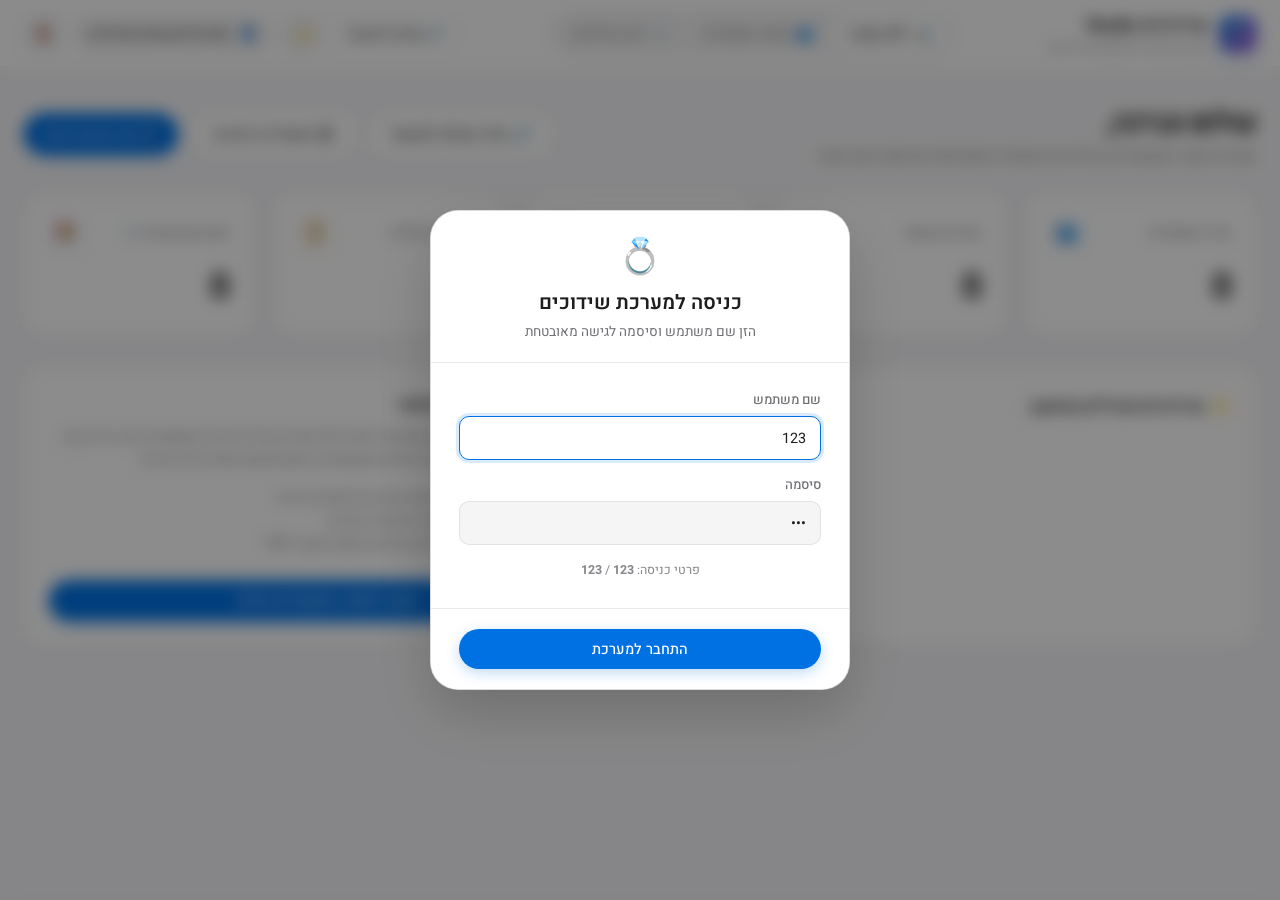
<file: static/index.html>
<!DOCTYPE html>
<html lang="he" dir="rtl">
<head>
  <meta charset="UTF-8">
  <meta name="viewport" content="width=device-width, initial-scale=1.0">
  <title>שידוכים Studio - מאגר שידוכים והתאמות יוקרתי</title>
  
  <!-- Fonts & Styles -->
  <link rel="preconnect" href="https://fonts.googleapis.com">
  <link rel="preconnect" href="https://fonts.gstatic.com" crossorigin>
  <link href="https://fonts.googleapis.com/css2?family=Heebo:wght@300;400;500;600;700;800&display=swap" rel="stylesheet">
  
  <link rel="stylesheet" href="css/apple-theme.css?v=2">
  <link rel="stylesheet" href="css/animations.css?v=2">
  <link rel="icon" href="data:image/svg+xml,<svg xmlns=%22http://www.w3.org/2000/svg%22 viewBox=%220 0 100 100%22><text y=%22.9em%22 font-size=%2290%22>💍</text></svg>">
</head>
<body>

  <!-- Apple Frosted Glass Header -->
  <header class="apple-header">
    <div class="header-container">
      <div class="brand" onclick="window.app.navigate('dashboard')">
        <div class="brand-icon">💍</div>
        <div>
          <div>שידוכים Studio</div>
          <div class="brand-subtitle">מערכת מאגר והתאמות פרימיום</div>
        </div>
      </div>

      <!-- Segmented Navigation Tabs -->
      <nav class="nav-tabs">
        <button class="nav-tab-btn active" data-view="dashboard">
          <span>📊</span>
          <span>לוח בקרה</span>
        </button>
        <button class="nav-tab-btn" data-view="candidates">
          <span>👥</span>
          <span>מאגר מועמדים</span>
        </button>
        <button class="nav-tab-btn" data-view="matches">
          <span>💍</span>
          <span>לוח שידוכים</span>
        </button>
      </nav>

      <!-- Right Actions -->
      <div class="header-actions">
        <button class="btn-apple btn-secondary btn-sm" onclick="window.openShareLinkModal()" title="קישור שאלון למועמדים">
          🔗 שאלון למועמד
        </button>
        <button id="themeToggleBtn" class="icon-btn" title="החלף מצב בהיר/כהה">
          🌙
        </button>
        <div class="user-profile-badge">
          <span>👤</span>
          <span id="userBadgeName">יצחק וליאן בטיטו שידוכים</span>
        </div>
        <button id="logoutBtn" class="icon-btn" title="התנתק" style="color: var(--accent-red);">
          🚪
        </button>
      </div>
    </div>
  </header>

  <!-- Main App Content -->
  <main class="main-wrapper">

    <!-- ============================================== -->
    <!-- SECTION 1: DASHBOARD -->
    <!-- ============================================== -->
    <section id="section-dashboard" class="app-section animate-fade-in">
      <!-- Fast Actions Top Bar -->
      <div style="display: flex; justify-content: space-between; align-items: center; margin-bottom: 1.75rem; flex-wrap: wrap; gap: 1rem;">
        <div>
          <h1 style="font-size: 1.85rem; font-weight: 700; letter-spacing: -0.02em;">שלום וברכה,</h1>
          <p style="color: var(--text-secondary); font-size: 0.95rem;">סקירת מאגר המועמדים, שידוכים בפעולה והתקדמות פגישות בזמן אמת</p>
        </div>
        <div style="display: flex; gap: 0.75rem; flex-wrap: wrap;">
          <button class="btn-apple btn-secondary" onclick="window.openShareLinkModal()">
            🔗 שלח שאלון למועמד
          </button>
          <button class="btn-apple btn-secondary" onclick="window.candidates.openAddModal()">
            ➕ מועמד/ת חדש/ה
          </button>
          <button class="btn-apple btn-primary" onclick="window.matches.openNewMatchModal()">
            💍 צור שידוך חדש
          </button>
        </div>
      </div>

      <!-- Stat Cards Grid -->
      <div class="stats-grid">
        <div class="stat-card">
          <div class="stat-header">
            <span class="stat-title">סה״כ מועמדים</span>
            <div class="stat-icon" style="background: rgba(0, 113, 227, 0.1); color: var(--accent-blue);">👥</div>
          </div>
          <div class="stat-value" id="statTotalCandidates">0</div>
        </div>

        <div class="stat-card">
          <div class="stat-header">
            <span class="stat-title">בחורים במאגר</span>
            <div class="stat-icon" style="background: rgba(41, 151, 255, 0.1); color: #0071e3;">👨</div>
          </div>
          <div class="stat-value" id="statBoysCount">0</div>
        </div>

        <div class="stat-card">
          <div class="stat-header">
            <span class="stat-title">בחורות במאגר</span>
            <div class="stat-icon" style="background: rgba(255, 45, 85, 0.1); color: var(--accent-pink);">👩</div>
          </div>
          <div class="stat-value" id="statGirlsCount">0</div>
        </div>

        <div class="stat-card">
          <div class="stat-header">
            <span class="stat-title">שידוכים בתהליך</span>
            <div class="stat-icon" style="background: rgba(255, 149, 0, 0.1); color: var(--accent-orange);">⏳</div>
          </div>
          <div class="stat-value" id="statActiveMatches">0</div>
        </div>

        <div class="stat-card">
          <div class="stat-header">
            <span class="stat-title">זוגות שהתארסו 💍</span>
            <div class="stat-icon" style="background: rgba(175, 82, 222, 0.1); color: var(--accent-purple);">💐</div>
          </div>
          <div class="stat-value" id="statEngagedMatches">0</div>
        </div>
      </div>

      <!-- Dashboard Quick Access -->
      <div style="display: grid; grid-template-columns: repeat(auto-fit, minmax(340px, 1fr)); gap: 1.5rem; margin-top: 2rem;">
        <div style="background: var(--bg-card); border: 1px solid var(--border-light); border-radius: var(--radius-lg); padding: 1.5rem; box-shadow: var(--shadow-sm);">
          <div style="display: flex; justify-content: space-between; align-items: center; margin-bottom: 1.25rem;">
            <h3 style="font-size: 1.1rem; font-weight: 600;">✨ שידוכים פעילים במעקב</h3>
            <button class="btn-apple btn-secondary btn-sm" onclick="window.app.navigate('matches')">
              לכל השידוכים ←
            </button>
          </div>
          <div id="dashboardRecentMatches" style="display: flex; flex-direction: column; gap: 0.75rem;">
            <!-- Loaded dynamically -->
          </div>
        </div>

        <div style="background: var(--bg-card); border: 1px solid var(--border-light); border-radius: var(--radius-lg); padding: 1.5rem; box-shadow: var(--shadow-sm); display: flex; flex-direction: column; justify-content: space-between;">
          <div>
            <h3 style="font-size: 1.1rem; font-weight: 600; margin-bottom: 0.5rem;">💡 עקרונות ומאפייני המאגר</h3>
            <p style="color: var(--text-secondary); font-size: 0.88rem; line-height: 1.6; margin-bottom: 1rem;">
              מאגר שידוכים ייעודי ומאובטח המאפשר תיעוד מלא ומדויק של כל פרטי המועמדים: עדה, גיל, גובה, השקפה, שירות, ישיבה, שאיפות רוחניות ומקצועיות, ויומן פגישות מפורט לכל שידוך.
            </p>
            <ul style="color: var(--text-secondary); font-size: 0.85rem; padding-right: 1.2rem; line-height: 1.7;">
              <li>🔒 הערות שדכן פנימיות חסויות שאינן מודפסות בכרטיס</li>
              <li>☕ מעקב כרונולוגי אחרי שלבי פגישות ורשמים</li>
              <li>🖨️ ייצוא והדפסה נקייה כרטיס שידוכים מעוצב לקבצי PDF</li>
            </ul>
          </div>
          <div style="margin-top: 1.5rem;">
            <button class="btn-apple btn-primary" style="width: 100%;" onclick="window.app.navigate('candidates')">
              מעבר למאגר המועמדים המלא
            </button>
          </div>
        </div>
      </div>
    </section>

    <!-- ============================================== -->
    <!-- SECTION 2: CANDIDATES DIRECTORY -->
    <!-- ============================================== -->
    <section id="section-candidates" class="app-section animate-fade-in" style="display: none;">
      <!-- Filter Bar -->
      <div class="filter-bar">
        <div class="filter-row">
          <!-- Gender segmented control -->
          <div class="segmented-control">
            <button class="segmented-option gender-segment-btn active" data-gender="" onclick="window.candidates.setGenderFilter('')">
              הכל
            </button>
            <button class="segmented-option gender-segment-btn" data-gender="boy" onclick="window.candidates.setGenderFilter('boy')">
              👨 בחורים
            </button>
            <button class="segmented-option gender-segment-btn" data-gender="girl" onclick="window.candidates.setGenderFilter('girl')">
              👩 בחורות
            </button>
          </div>

          <!-- Search Box -->
          <div class="search-box">
            <span class="search-icon">🔍</span>
            <input type="text" id="candidateSearchInput" placeholder="חיפוש לפי שם, עיר, עדה, עיסוק, אופי...">
          </div>

          <!-- Hashkafa Filter -->
          <select id="filterHashkafa" class="select-apple">
            <option value="">כל ההשקפות</option>
            <option value="חרדי">חרדי</option>
            <option value="ליטאי">ליטאי</option>
            <option value="ספרדי">ספרדי</option>
            <option value="חסידי">חסידי</option>
            <option value="חרדי מודרני">חרדי מודרני</option>
            <option value="דתי לאומי">דתי לאומי תורני</option>
          </select>

          <!-- Status Filter -->
          <select id="filterStatus" class="select-apple">
            <option value="">כל הסטטוסים</option>
            <option value="available">פנוי/ה להצעות</option>
            <option value="dating">בתהליך שידוך</option>
            <option value="paused">בהקפאה</option>
            <option value="engaged">מאורס/ת 💍</option>
          </select>

          <!-- Add & Share Buttons -->
          <div style="display: flex; gap: 0.5rem; margin-right: auto; flex-wrap: wrap;">
            <button class="btn-apple btn-secondary" onclick="window.openShareLinkModal()">
              🔗 שאלון למועמד
            </button>
            <button class="btn-apple btn-primary" onclick="window.candidates.openAddModal()">
              ➕ הוסף מועמד/ת
            </button>
          </div>
        </div>
      </div>

      <!-- Candidate Grid -->
      <div id="candidatesGrid" class="candidate-grid">
        <!-- Rendered dynamically -->
      </div>

      <!-- Empty State -->
      <div id="candidatesEmptyState" style="display: none; text-align: center; padding: 4rem 1.5rem;">
        <div style="font-size: 3rem; margin-bottom: 0.5rem;">🔍</div>
        <h3 style="font-size: 1.25rem; font-weight: 600; margin-bottom: 0.5rem;">לא נמצאו מועמדים התואמים לחיפוש</h3>
        <p style="color: var(--text-secondary); font-size: 0.9rem; margin-bottom: 1.5rem;">נסה לשנות את מילות החיפוש או לאפס את הסינונים</p>
        <button class="btn-apple btn-secondary" onclick="document.getElementById('candidateSearchInput').value=''; window.candidates.setSearchQuery('');">
          אפס סינונים
        </button>
      </div>
    </section>

    <!-- ============================================== -->
    <!-- SECTION 3: MATCHMAKING PIPELINE -->
    <!-- ============================================== -->
    <section id="section-matches" class="app-section animate-fade-in" style="display: none;">
      <div style="display: flex; justify-content: space-between; align-items: center; margin-bottom: 1.75rem; flex-wrap: wrap; gap: 1rem;">
        <div>
          <h1 style="font-size: 1.85rem; font-weight: 700; letter-spacing: -0.02em;">לוח מעקב שידוכים</h1>
          <p style="color: var(--text-secondary); font-size: 0.95rem;">מעקב צעד-אחר-צעד: מרעיון ראשוני, מענה צדדים, פגישות ועד לאירוסין</p>
        </div>
        <button class="btn-apple btn-primary" onclick="window.matches.openNewMatchModal()">
          💍 צור שידוך חדש
        </button>
      </div>

      <!-- Pipeline Kanban Board -->
      <div id="pipelineBoard" class="pipeline-container">
        <!-- Rendered dynamically -->
      </div>
    </section>

  </main>

  <!-- ============================================== -->
  <!-- MODALS -->
  <!-- ============================================== -->

  <!-- 1. Login Modal -->
  <div id="loginModal" class="modal-overlay">
    <div class="modal-content" style="max-width: 420px;">
      <div class="modal-header" style="justify-content: center; text-align: center;">
        <div>
          <div style="font-size: 2.2rem; margin-bottom: 0.25rem;">💍</div>
          <h2 class="modal-title">כניסה למערכת שידוכים</h2>
          <p style="font-size: 0.85rem; color: var(--text-secondary); margin-top: 4px;">הזן שם משתמש וסיסמה לגישה מאובטחת</p>
        </div>
      </div>
      <form id="loginForm">
        <div class="modal-body" style="gap: 1rem;">
          <div id="loginError" style="display: none; padding: 0.65rem; background: rgba(255, 59, 48, 0.1); color: var(--accent-red); border-radius: var(--radius-sm); font-size: 0.85rem; text-align: center;"></div>
          <div class="form-group">
            <label class="form-label">שם משתמש</label>
            <input type="text" id="loginUsername" class="form-input" placeholder="שם משתמש" required autocomplete="username" value="123">
          </div>
          <div class="form-group">
            <label class="form-label">סיסמה</label>
            <input type="password" id="loginPassword" class="form-input" placeholder="סיסמה" required autocomplete="current-password" value="123">
          </div>
          <div style="font-size: 0.78rem; color: var(--text-tertiary); text-align: center;">
            פרטי כניסה: <strong>123</strong> / <strong>123</strong>
          </div>
        </div>
        <div class="modal-footer" style="justify-content: stretch;">
          <button type="submit" class="btn-apple btn-primary" style="width: 100%;">
            התחבר למערכת
          </button>
        </div>
      </form>
    </div>
  </div>

  <!-- 2. Candidate Full Profile Modal -->
  <div id="candidateProfileModal" class="modal-overlay">
    <div class="modal-content" style="max-width: 900px;">
      <div class="modal-header">
        <h3 class="modal-title">כרטיס מועמד מפורט</h3>
        <button class="icon-btn" onclick="window.candidates.closeProfileModal()" title="סגור">✕</button>
      </div>
      <div id="candidateProfileModalBody" class="modal-body">
        <!-- Rendered dynamically -->
      </div>
      <div class="modal-footer">
        <button class="btn-apple btn-secondary" onclick="window.candidates.closeProfileModal()">סגור</button>
      </div>
    </div>
  </div>

  <!-- 3. Candidate Add/Edit Form Modal -->
  <div id="candidateFormModal" class="modal-overlay">
    <div class="modal-content" style="max-width: 820px;">
      <div class="modal-header">
        <h3 id="candidateFormModalTitle" class="modal-title">הוספת מועמד/ת</h3>
        <button class="icon-btn" onclick="window.candidates.closeFormModal()" title="סגור">✕</button>
      </div>
      <form id="candidateForm">
        <input type="hidden" id="cand_id">
        <div class="modal-body">
          
          <!-- קבוצה 1: פרטי יסוד -->
          <div class="form-section-title">
            <span>👤 פרטי יסוד ומגורים</span>
          </div>
          <div class="form-grid">
            <div class="form-group">
              <label class="form-label">שם מלא *</label>
              <input type="text" id="cand_name" class="form-input" placeholder="למשל: אור החיים כהן" required>
            </div>
            <div class="form-group">
              <label class="form-label">מגדר *</label>
              <select id="cand_gender" class="form-select" required>
                <option value="boy">בחור 👨</option>
                <option value="girl">בחורה 👩</option>
              </select>
            </div>
            <div class="form-group">
              <label class="form-label">גיל</label>
              <input type="number" id="cand_age" class="form-input" placeholder="למשל: 22" min="17" max="99">
            </div>
            <div class="form-group">
              <label class="form-label">תאריך לידה (אופציונלי)</label>
              <input type="date" id="cand_birth_date" class="form-input">
            </div>
            <div class="form-group">
              <label class="form-label">עדה</label>
              <input type="text" id="cand_origin" class="form-input" placeholder="למשל: מרוקאי ועיראקי, אשכנזי...">
            </div>
            <div class="form-group">
              <label class="form-label">גובה (מטרים)</label>
              <input type="number" step="0.01" id="cand_height" class="form-input" placeholder="למשל: 1.72">
            </div>
            <div class="form-group">
              <label class="form-label">מבנה כללי</label>
              <input type="text" id="cand_build" class="form-input" placeholder="רגיל, רזה, ספורטיבי...">
            </div>
            <div class="form-group">
              <label class="form-label">מצב משפחתי</label>
              <select id="cand_marital_status" class="form-select">
                <option value="רווק/ה">רווק/ה</option>
                <option value="גרוש/ה">גרוש/ה</option>
                <option value="אלמן/ה">אלמן/ה</option>
              </select>
            </div>
            <div class="form-group">
              <label class="form-label">מקום מגורים (עיר/יישוב)</label>
              <input type="text" id="cand_city" class="form-input" placeholder="למשל: גני תקווה, ירושלים...">
            </div>
            <div class="form-group">
              <label class="form-label">סטטוס זמינות לשידוכים</label>
              <select id="cand_status" class="form-select">
                <option value="available">פנוי/ה להצעות</option>
                <option value="dating">בתהליך שידוך</option>
                <option value="paused">בהקפאה</option>
                <option value="engaged">מאורס/ת 💍</option>
              </select>
            </div>
          </div>

          <!-- קבוצה 2: השקפה ואורח חיים -->
          <div class="form-section-title" style="margin-top: 1rem;">
            <span>🕊️ השקפה דתית ואורח חיים</span>
          </div>
          <div class="form-grid">
            <div class="form-group">
              <label class="form-label">השקפה</label>
              <input type="text" id="cand_hashkafa" class="form-input" placeholder="חרדי, ליטאי, ספרדי, חרדי מודרני...">
            </div>
            <div class="form-group">
              <label class="form-label">שומר/ת נגיעה</label>
              <select id="cand_shomer_negiah" class="form-select">
                <option value="כן">כן</option>
                <option value="משתדל/ת">משתדל/ת</option>
                <option value="לא">לא</option>
              </select>
            </div>
            <div class="form-group">
              <label class="form-label">מעשן/ת</label>
              <select id="cand_smoker" class="form-select">
                <option value="לא">לא</option>
                <option value="כן">כן</option>
                <option value="באירועים בלבד">באירועים בלבד</option>
              </select>
            </div>
            <div class="form-group">
              <label class="form-label">סוג טלפון</label>
              <select id="cand_phone_type" class="form-select">
                <option value="כשר">כשר</option>
                <option value="מסונן">מסונן</option>
                <option value="חכם">חכם</option>
              </select>
            </div>
          </div>

          <!-- קבוצה 3: שירות, עיסוק ומשפחה -->
          <div class="form-section-title" style="margin-top: 1rem;">
            <span>🎓 לימודים, שירות ומשפחה</span>
          </div>
          <div class="form-grid">
            <div class="form-group">
              <label class="form-label">שירות צבאי / לאומי / ישיבה</label>
              <input type="text" id="cand_military_service" class="form-input" placeholder="ישיבה 6 שנים, שירות לאומי, פטור...">
            </div>
            <div class="form-group">
              <label class="form-label">עיסוק נוכחי ושאיפה לעתיד</label>
              <input type="text" id="cand_occupation" class="form-input" placeholder="ישיבה, שואף לאברכות עם ראש פתוח לעבודה...">
            </div>
            <div class="form-group full-width">
              <label class="form-label">תאר/י בקווים כלליים את משפחתך</label>
              <input type="text" id="cand_family_description" class="form-input" placeholder="משפחה דתית חמה ואוהבת, ערכים טובים...">
            </div>
          </div>

          <!-- קבוצה 4: עולם פנימי ושאיפות -->
          <div class="form-section-title" style="margin-top: 1rem;">
            <span>🌟 עולם פנימי וחיפוש זוגיות</span>
          </div>
          <div class="form-grid">
            <div class="form-group full-width">
              <label class="form-label">קצת עלי (אופי, מידות, ערכים)</label>
              <textarea id="cand_about_me" class="form-textarea" placeholder="ספר על עצמך, תכונות אופי, שאיפות רוחניות ואישיות..."></textarea>
            </div>
            <div class="form-group full-width">
              <label class="form-label">מה אני מחפש/ת בבן/בת הזוג</label>
              <textarea id="cand_looking_for" class="form-textarea" placeholder="תכונות חשובות, יראת שמיים, מראה, כיוון משותף לחיים..."></textarea>
            </div>
          </div>

          <!-- קבוצה 5: אנשי קשר ובירורים -->
          <div class="form-section-title" style="margin-top: 1rem;">
            <span>📞 אנשי קשר, בירורים והערות שדכן</span>
          </div>
          <div class="form-grid">
            <div class="form-group">
              <label class="form-label">טלפון ליצירת קשר / הורים</label>
              <input type="text" id="cand_contact_phone" class="form-input" placeholder="050-1234567 (אבא)">
            </div>
            <div class="form-group">
              <label class="form-label">שמות ממליצים ורבנים לבירור</label>
              <input type="text" id="cand_referrals" class="form-input" placeholder="הרב כהן - 052-..., משגיח...">
            </div>
            <div class="form-group full-width">
              <label class="form-label" style="color: var(--accent-orange);">🔒 הערות פנימיות של השדכן (חסוי - אינו מודפס)</label>
              <textarea id="cand_internal_notes" class="form-textarea" style="border-color: rgba(255, 149, 0, 0.4);" placeholder="הערות דיסקרטיות, התאמות רעיוניות, תובנות אישיות..."></textarea>
            </div>
          </div>

        </div>
        <div class="modal-footer">
          <button type="button" class="btn-apple btn-secondary" onclick="window.candidates.closeFormModal()">ביטול</button>
          <button type="submit" class="btn-apple btn-primary">שמור מועמד</button>
        </div>
      </form>
    </div>
  </div>

  <!-- 4. New Match Modal -->
  <div id="newMatchModal" class="modal-overlay">
    <div class="modal-content" style="max-width: 580px;">
      <div class="modal-header">
        <h3 class="modal-title">💍 יצירת שידוך חדש</h3>
        <button class="icon-btn" onclick="window.matches.closeNewMatchModal()" title="סגור">✕</button>
      </div>
      <form id="newMatchForm">
        <div class="modal-body">
          <div class="form-group">
            <label class="form-label">בחר בחור 👨 *</label>
            <select id="matchBoySelect" class="form-select" required>
              <!-- Filled dynamically -->
            </select>
          </div>
          <div class="form-group">
            <label class="form-label">בחר בחורה 👩 *</label>
            <select id="matchGirlSelect" class="form-select" required>
              <!-- Filled dynamically -->
            </select>
          </div>
          <div class="form-group">
            <label class="form-label">הערות ראשוניות להצעה</label>
            <textarea id="matchInitialNotes" class="form-textarea" placeholder="מדוע נראה מתאים, נקודות חיבור, מי העלה את הרעיון..."></textarea>
          </div>
        </div>
        <div class="modal-footer">
          <button type="button" class="btn-apple btn-secondary" onclick="window.matches.closeNewMatchModal()">ביטול</button>
          <button type="submit" class="btn-apple btn-primary">צור שידוך</button>
        </div>
      </form>
    </div>
  </div>

  <!-- 5. Match Detail & Timeline Modal -->
  <div id="matchDetailModal" class="modal-overlay">
    <div class="modal-content" style="max-width: 760px;">
      <div class="modal-header">
        <h3 class="modal-title">מעקב שידוך ויומן פגישות</h3>
        <button class="icon-btn" onclick="window.matches.closeMatchModal()" title="סגור">✕</button>
      </div>
      <div id="matchDetailModalBody" class="modal-body">
        <!-- Rendered dynamically -->
      </div>
    </div>
  </div>

  <!-- 6. Share Link Modal -->
  <div id="shareLinkModal" class="modal-overlay" onclick="if(event.target === this) window.closeShareLinkModal()">
    <div class="modal-content" style="max-width: 560px;">
      <div class="modal-header">
        <h3 class="modal-title">🔗 שיתוף שאלון למועמד/ת</h3>
        <button class="icon-btn" onclick="window.closeShareLinkModal()" title="סגור">✕</button>
      </div>
      <div class="modal-body" style="gap: 1.25rem;">
        <p style="font-size: 0.92rem; color: var(--text-secondary); line-height: 1.55;">
          שלח קישור זה לכל בחור או בחורה. הם יוכלו למלא בדיסקרטיות את כל פרטיהם, וברגע שישלחו – הכרטיס שלהם ייקלט אוטומטית במאגר שלכם!
        </p>

        <div class="form-group">
          <label class="form-label">הקישור לשאלון האישי:</label>
          <div style="display: flex; gap: 0.5rem;">
            <input type="text" id="shareLinkInput" class="form-input" readonly style="direction: ltr; font-weight: 500; text-align: left; flex: 1;">
            <button class="btn-apple btn-primary" onclick="window.copyShareLink()">
              📋 העתק
            </button>
          </div>
        </div>

        <div style="display: flex; flex-direction: column; gap: 0.75rem; background: var(--bg-input); padding: 1.25rem; border-radius: var(--radius-md); border: 1px solid var(--border-light);">
          <div style="font-size: 0.88rem; font-weight: 600; color: var(--text-primary);">
            💬 שיתוף מהיר ישירות בוואטסאפ:
          </div>
          <button class="btn-apple btn-secondary" onclick="window.shareOnWhatsApp()" style="justify-content: center; gap: 0.5rem; background: #25D366; color: #fff; border: none; font-weight: 600; padding: 0.75rem;">
            <span style="font-size: 1.2rem;">💬</span> שליחה בוואטסאפ למועמד/ת
          </button>
        </div>
      </div>
      <div class="modal-footer">
        <button class="btn-apple btn-secondary" onclick="window.closeShareLinkModal()">סגור</button>
      </div>
    </div>
  </div>

  <!-- Scripts -->
  <script src="js/api.js?v=2"></script>
  <script src="js/auth.js?v=2"></script>
  <script src="js/candidates.js?v=2"></script>
  <script src="js/matches.js?v=2"></script>
  <script src="js/app.js?v=2"></script>
</body>
</html>
</file>
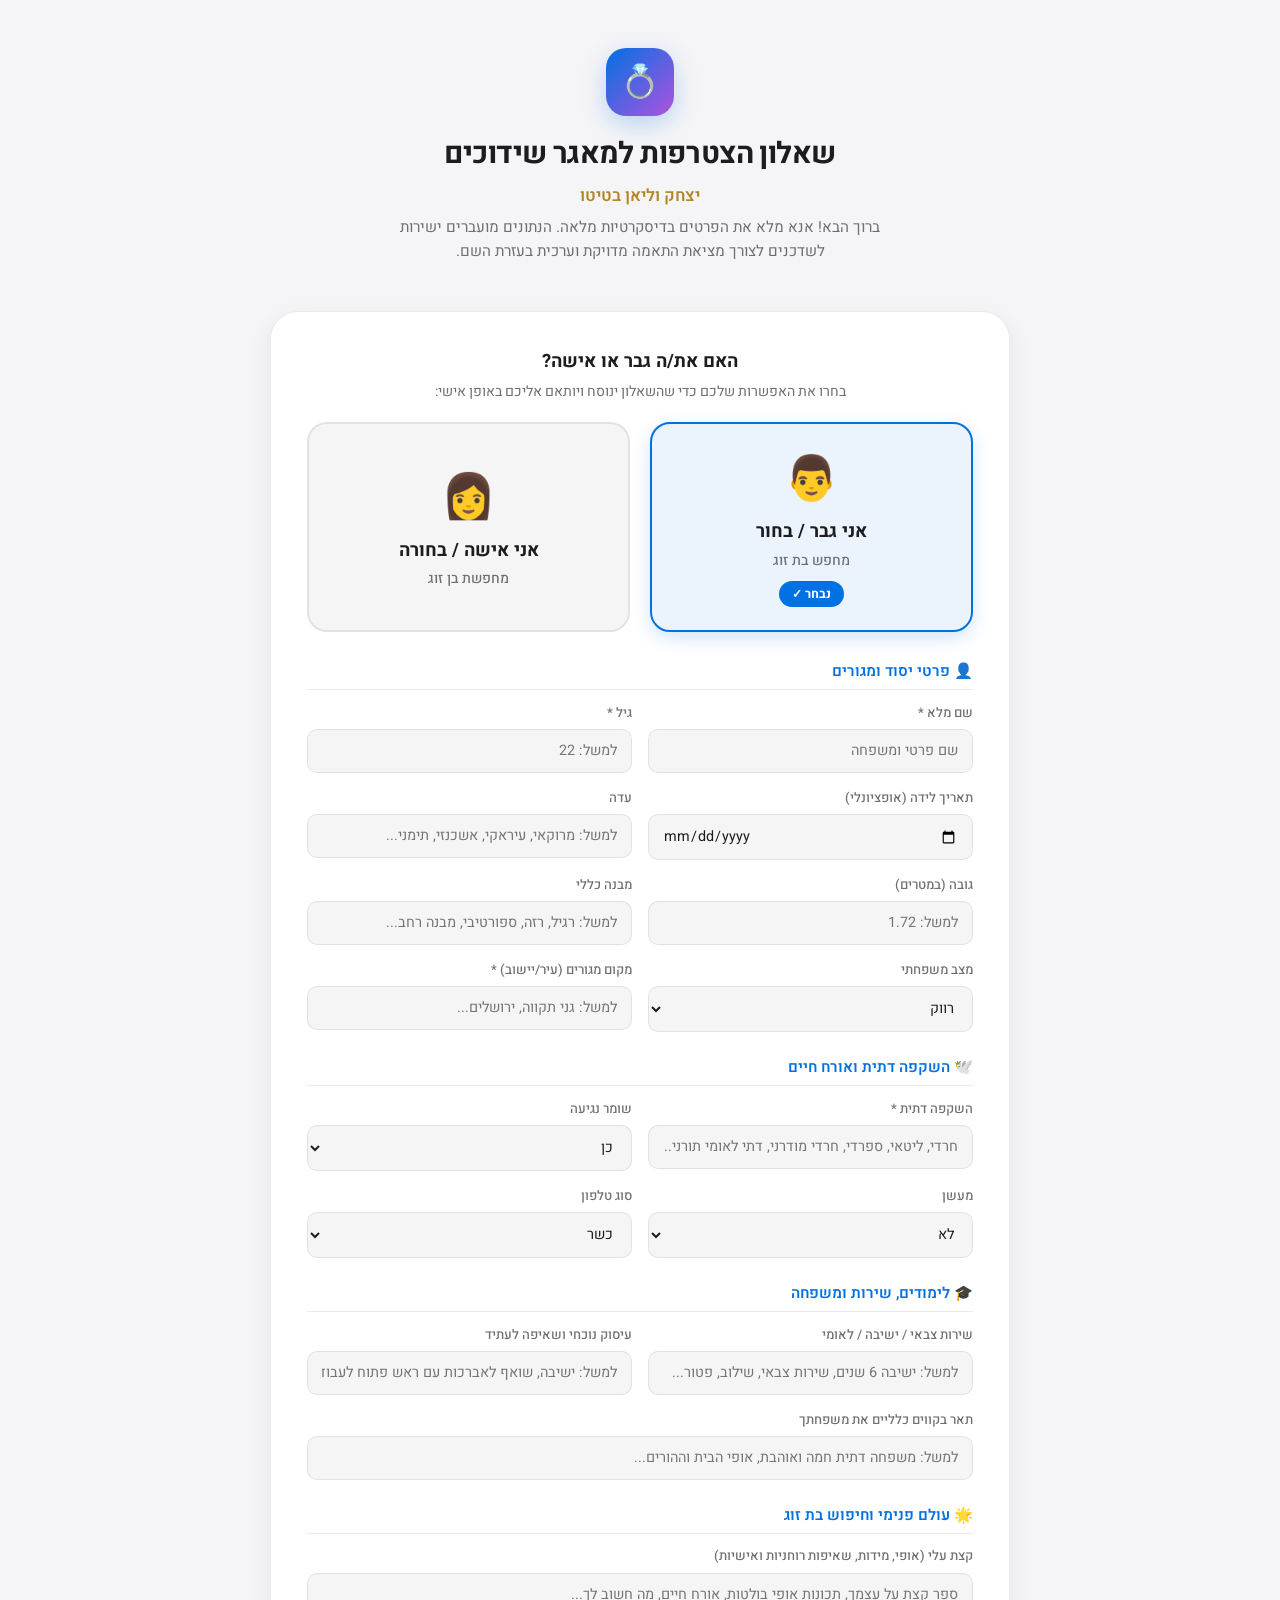
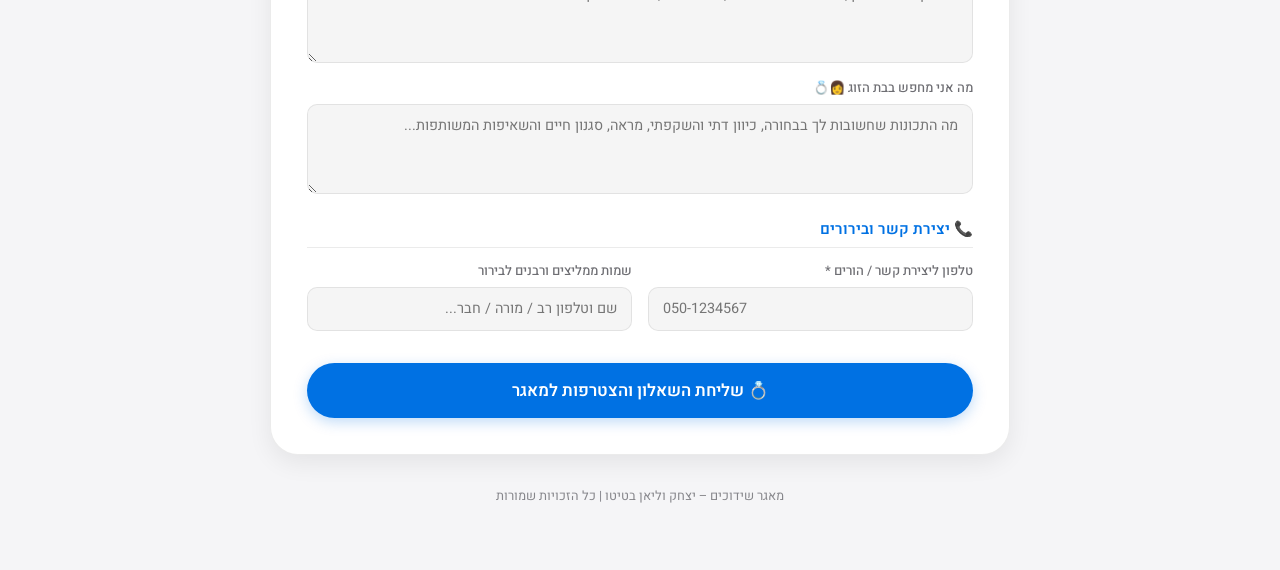
<file: static/join.html>
<!DOCTYPE html>
<html lang="he" dir="rtl">
<head>
  <meta charset="UTF-8">
  <meta name="viewport" content="width=device-width, initial-scale=1.0">
  <title>שאלון הצטרפות למאגר שידוכים – יצחק וליאן בטיטו</title>
  
  <!-- Fonts -->
  <link rel="preconnect" href="https://fonts.googleapis.com">
  <link rel="preconnect" href="https://fonts.gstatic.com" crossorigin>
  <link href="https://fonts.googleapis.com/css2?family=Heebo:wght@300;400;500;600;700;800&display=swap" rel="stylesheet">
  
  <link rel="stylesheet" href="css/apple-theme.css">
  <link rel="stylesheet" href="css/animations.css">
  <link rel="icon" href="data:image/svg+xml,<svg xmlns=%22http://www.w3.org/2000/svg%22 viewBox=%220 0 100 100%22><text y=%22.9em%22 font-size=%2290%22>💍</text></svg>">

  <style>
    body {
      background-color: var(--bg-primary);
      padding: 1.5rem 1rem 4rem 1rem;
    }
    .join-container {
      max-width: 740px;
      margin: 0 auto;
    }
    .join-card {
      background: var(--bg-secondary);
      border: 1px solid var(--border-light);
      border-radius: var(--radius-xl);
      box-shadow: var(--shadow-md);
      padding: 2.25rem;
      margin-top: 1.5rem;
    }
    @media (max-width: 600px) {
      .join-card {
        padding: 1.25rem;
        border-radius: var(--radius-lg);
      }
    }
    .gender-selector {
      display: grid;
      grid-template-columns: 1fr 1fr;
      gap: 1.25rem;
      margin-bottom: 1.75rem;
    }
    .gender-option {
      display: flex;
      flex-direction: column;
      align-items: center;
      justify-content: center;
      padding: 1.4rem 1rem;
      border-radius: var(--radius-lg);
      border: 2px solid var(--border-light);
      background: var(--bg-input);
      cursor: pointer;
      transition: all var(--transition-fast);
      user-select: none;
      position: relative;
    }
    .gender-option:hover {
      border-color: var(--border-strong);
      transform: translateY(-2px);
    }
    .gender-option.selected {
      border-color: var(--accent-blue);
      background: rgba(0, 113, 227, 0.08);
      box-shadow: 0 6px 18px rgba(0, 113, 227, 0.18);
    }
    .gender-option.selected.girl {
      border-color: var(--accent-pink);
      background: rgba(255, 45, 85, 0.08);
      box-shadow: 0 6px 18px rgba(255, 45, 85, 0.18);
    }
    .gender-icon {
      font-size: 2.75rem;
      margin-bottom: 0.35rem;
    }
    .gender-title {
      font-size: 1.15rem;
      font-weight: 700;
      color: var(--text-primary);
    }
    .gender-subtitle {
      font-size: 0.88rem;
      color: var(--text-secondary);
      margin-top: 0.25rem;
      font-weight: 500;
    }
    .gender-badge {
      display: none;
      font-size: 0.78rem;
      font-weight: 700;
      padding: 0.25rem 0.8rem;
      border-radius: 20px;
      margin-top: 0.6rem;
    }
    .gender-option.selected .gender-badge {
      display: inline-block;
      background: var(--accent-blue);
      color: #fff;
    }
    .gender-option.selected.girl .gender-badge {
      background: var(--accent-pink);
      color: #fff;
    }
  </style>
</head>
<body>

  <div class="join-container animate-fade-in">
    
    <!-- Header Hero -->
    <div style="text-align: center; padding: 1.5rem 0;">
      <div style="display: inline-flex; align-items: center; justify-content: center; width: 68px; height: 68px; border-radius: 20px; background: linear-gradient(135deg, #0071e3 0%, #af52de 100%); color: #fff; font-size: 2rem; margin-bottom: 1rem; box-shadow: 0 8px 24px rgba(0, 113, 227, 0.25);">
        💍
      </div>
      <h1 style="font-size: 1.85rem; font-weight: 700; letter-spacing: -0.02em; margin-bottom: 0.4rem;">
        שאלון הצטרפות למאגר שידוכים
      </h1>
      <p style="color: var(--accent-gold); font-weight: 600; font-size: 1.05rem; margin-bottom: 0.5rem;">
        יצחק וליאן בטיטו
      </p>
      <p id="headerIntroText" style="color: var(--text-secondary); font-size: 0.95rem; max-width: 540px; margin: 0 auto; line-height: 1.55;">
        ברוך הבא! אנא מלא את הפרטים בדיסקרטיות מלאה. הנתונים מועברים ישירות לשדכנים לצורך מציאת התאמה מדויקת וערכית בעזרת השם.
      </p>
    </div>

    <!-- Registration Form -->
    <div id="formSection" class="join-card">
      <form id="publicJoinForm">

        <!-- בחירת מגדר ברורה -->
        <div style="text-align: center; margin-bottom: 1.25rem;">
          <label class="form-label" style="font-size: 1.15rem; font-weight: 700; margin-bottom: 0.35rem; display: block; color: var(--text-primary);">
            האם את/ה גבר או אישה?
          </label>
          <p style="font-size: 0.88rem; color: var(--text-secondary); margin: 0;">
            בחרו את האפשרות שלכם כדי שהשאלון ינוסח ויותאם אליכם באופן אישי:
          </p>
        </div>

        <div class="gender-selector">
          <div id="genderBoyBtn" class="gender-option selected" onclick="selectGender('boy')">
            <span class="gender-icon">👨</span>
            <span class="gender-title">אני גבר / בחור</span>
            <span class="gender-subtitle">מחפש בת זוג</span>
            <span class="gender-badge">נבחר ✓</span>
          </div>
          <div id="genderGirlBtn" class="gender-option girl" onclick="selectGender('girl')">
            <span class="gender-icon">👩</span>
            <span class="gender-title">אני אישה / בחורה</span>
            <span class="gender-subtitle">מחפשת בן זוג</span>
            <span class="gender-badge">נבחר ✓</span>
          </div>
        </div>
        <input type="hidden" id="join_gender" value="boy">

        <!-- קבוצה 1: פרטי יסוד -->
        <div class="form-section-title">
          <span>👤 פרטי יסוד ומגורים</span>
        </div>
        <div class="form-grid">
          <div class="form-group">
            <label class="form-label">שם מלא *</label>
            <input type="text" id="join_name" class="form-input" placeholder="שם פרטי ומשפחה" required>
          </div>
          <div class="form-group">
            <label class="form-label">גיל *</label>
            <input type="number" id="join_age" class="form-input" placeholder="למשל: 22" min="17" max="99" required>
          </div>
          <div class="form-group">
            <label class="form-label">תאריך לידה (אופציונלי)</label>
            <input type="date" id="join_birth_date" class="form-input">
          </div>
          <div class="form-group">
            <label class="form-label">עדה</label>
            <input type="text" id="join_origin" class="form-input" placeholder="למשל: מרוקאי, עיראקי, אשכנזי, תימני...">
          </div>
          <div class="form-group">
            <label class="form-label">גובה (במטרים)</label>
            <input type="number" step="0.01" id="join_height" class="form-input" placeholder="למשל: 1.72">
          </div>
          <div class="form-group">
            <label class="form-label">מבנה כללי</label>
            <input type="text" id="join_build" class="form-input" placeholder="למשל: רגיל, רזה, ספורטיבי, מבנה רחב...">
          </div>
          <div class="form-group">
            <label class="form-label">מצב משפחתי</label>
            <select id="join_marital_status" class="form-select">
              <option value="רווק">רווק</option>
              <option value="גרוש">גרוש</option>
              <option value="אלמן">אלמן</option>
            </select>
          </div>
          <div class="form-group">
            <label class="form-label">מקום מגורים (עיר/יישוב) *</label>
            <input type="text" id="join_city" class="form-input" placeholder="למשל: גני תקווה, ירושלים..." required>
          </div>
        </div>

        <!-- קבוצה 2: השקפה ואורח חיים -->
        <div class="form-section-title" style="margin-top: 1.5rem;">
          <span>🕊️ השקפה דתית ואורח חיים</span>
        </div>
        <div class="form-grid">
          <div class="form-group">
            <label class="form-label">השקפה דתית *</label>
            <input type="text" id="join_hashkafa" class="form-input" placeholder="חרדי, ליטאי, ספרדי, חרדי מודרני, דתי לאומי תורני..." required>
          </div>
          <div class="form-group">
            <label id="label_shomer_negiah" class="form-label">שומר נגיעה</label>
            <select id="join_shomer_negiah" class="form-select">
              <option value="כן">כן</option>
              <option value="משתדל">משתדל</option>
              <option value="לא">לא</option>
            </select>
          </div>
          <div class="form-group">
            <label id="label_smoker" class="form-label">מעשן</label>
            <select id="join_smoker" class="form-select">
              <option value="לא">לא</option>
              <option value="כן">כן</option>
              <option value="באירועים בלבד">באירועים בלבד</option>
            </select>
          </div>
          <div class="form-group">
            <label class="form-label">סוג טלפון</label>
            <select id="join_phone_type" class="form-select">
              <option value="כשר">כשר</option>
              <option value="מסונן">מסונן</option>
              <option value="חכם">חכם</option>
            </select>
          </div>
        </div>

        <!-- קבוצה 3: לימודים, שירות ומשפחה -->
        <div class="form-section-title" style="margin-top: 1.5rem;">
          <span>🎓 לימודים, שירות ומשפחה</span>
        </div>
        <div class="form-grid">
          <div class="form-group">
            <label id="label_military_service" class="form-label">שירות צבאי / ישיבה / לאומי</label>
            <input type="text" id="join_military_service" class="form-input" placeholder="למשל: ישיבה 6 שנים, שירות צבאי, שילוב, פטור...">
          </div>
          <div class="form-group">
            <label class="form-label">עיסוק נוכחי ושאיפה לעתיד</label>
            <input type="text" id="join_occupation" class="form-input" placeholder="למשל: ישיבה, שואף לאברכות עם ראש פתוח לעבודה...">
          </div>
          <div class="form-group full-width">
            <label id="label_family_description" class="form-label">תאר בקווים כלליים את משפחתך</label>
            <input type="text" id="join_family_description" class="form-input" placeholder="למשל: משפחה דתית חמה ואוהבת, אופי הבית וההורים...">
          </div>
        </div>

        <!-- קבוצה 4: עולם פנימי ושאיפות -->
        <div class="form-section-title" style="margin-top: 1.5rem;">
          <span id="section_personal_title">🌟 עולם פנימי וחיפוש בת זוג</span>
        </div>
        <div class="form-grid">
          <div class="form-group full-width">
            <label id="label_about_me" class="form-label">קצת עלי (אופי, מידות, שאיפות רוחניות ואישיות)</label>
            <textarea id="join_about_me" class="form-textarea" placeholder="ספר קצת על עצמך, תכונות אופי בולטות, אורח חיים, מה חשוב לך..."></textarea>
          </div>
          <div class="form-group full-width">
            <label id="label_looking_for" class="form-label">מה אני מחפש בבת הזוג 👩💍</label>
            <textarea id="join_looking_for" class="form-textarea" placeholder="מה התכונות שחשובות לך בבחורה, כיוון דתי והשקפתי, מראה, סגנון חיים והשאיפות המשותפות..."></textarea>
          </div>
        </div>

        <!-- קבוצה 5: אנשי קשר ובירורים -->
        <div class="form-section-title" style="margin-top: 1.5rem;">
          <span>📞 יצירת קשר ובירורים</span>
        </div>
        <div class="form-grid">
          <div class="form-group">
            <label class="form-label">טלפון ליצירת קשר / הורים *</label>
            <input type="tel" id="join_contact_phone" class="form-input" placeholder="050-1234567" required>
          </div>
          <div class="form-group">
            <label class="form-label">שמות ממליצים ורבנים לבירור</label>
            <input type="text" id="join_referrals" class="form-input" placeholder="שם וטלפון רב / מורה / חבר...">
          </div>
        </div>

        <div style="margin-top: 2rem;">
          <button type="submit" id="submitBtn" class="btn-apple btn-primary" style="width: 100%; padding: 0.95rem; font-size: 1.05rem; font-weight: 600;">
            💍 שליחת השאלון והצטרפות למאגר
          </button>
        </div>
      </form>
    </div>

    <!-- Success State View -->
    <div id="successSection" class="join-card animate-slide-up" style="display: none; text-align: center; padding: 3rem 1.5rem;">
      <div style="font-size: 4rem; margin-bottom: 1rem;">💐</div>
      <h2 style="font-size: 1.75rem; font-weight: 700; margin-bottom: 0.5rem; color: var(--accent-green);">
        השאלון נשלח ונקלט בהצלחה!
      </h2>
      <p id="successMessageText" style="color: var(--text-secondary); font-size: 1rem; line-height: 1.6; max-width: 500px; margin: 0 auto 2rem auto;">
        תודה רבה על מילוי הפרטים. הנתונים הועברו למאגר של <strong>יצחק וליאן בטיטו</strong>. בעזרת השם נעבור על הפרטים וניצור איתך קשר בהקדם עם הצעות מתאימות להקמת בית נאמן בישראל!
      </p>
      <button class="btn-apple btn-secondary" onclick="resetForm()">
        מילוי שאלון נוסף
      </button>
    </div>

    <div style="text-align: center; margin-top: 2rem; color: var(--text-tertiary); font-size: 0.8rem;">
      מאגר שידוכים – יצחק וליאן בטיטו | כל הזכויות שמורות
    </div>

  </div>

  <script>
    const GENDER_CONFIG = {
      boy: {
        intro: 'ברוך הבא! אנא מלא את הפרטים בדיסקרטיות מלאה. הנתונים מועברים ישירות לשדכנים לצורך מציאת התאמה מדויקת וערכית בעזרת השם.',
        buildPlaceholder: 'למשל: רגיל, רזה, ספורטיבי, מבנה רחב...',
        maritalOptions: [
          { val: 'רווק', label: 'רווק' },
          { val: 'גרוש', label: 'גרוש' },
          { val: 'אלמן', label: 'אלמן' }
        ],
        labelShomerNegiah: 'שומר נגיעה',
        shomerOptions: [
          { val: 'כן', label: 'כן' },
          { val: 'משתדל', label: 'משתדל' },
          { val: 'לא', label: 'לא' }
        ],
        labelSmoker: 'מעשן',
        labelMilitary: 'שירות צבאי / ישיבה / לאומי',
        placeholderMilitary: 'למשל: ישיבה 6 שנים, שירות צבאי, שילוב, פטור...',
        placeholderOccupation: 'למשל: ישיבה, שואף לאברכות עם ראש פתוח לעבודה...',
        labelFamily: 'תאר בקווים כלליים את משפחתך',
        placeholderFamily: 'למשל: משפחה דתית חמה ואוהבת, אופי הבית וההורים...',
        sectionPersonal: '🌟 עולם פנימי וחיפוש בת זוג',
        labelAboutMe: 'קצת עלי (אופי, מידות, שאיפות רוחניות ואישיות)',
        placeholderAboutMe: 'ספר קצת על עצמך, תכונות אופי בולטות, אורח חיים, מה חשוב לך...',
        labelLookingFor: 'מה אני מחפש בבת הזוג 👩💍',
        placeholderLookingFor: 'מה התכונות שחשובות לך בבחורה, כיוון דתי והשקפתי, מראה, סגנון חיים והשאיפות המשותפות...'
      },
      girl: {
        intro: 'ברוכה הבאה! אנא מלאי את הפרטים בדיסקרטיות מלאה. הנתונים מועברים ישירות לשדכנים לצורך מציאת התאמה מדויקת וערכית בעזרת השם.',
        buildPlaceholder: 'למשל: רגיל, רזה, עדינה, מבנה ממוצע...',
        maritalOptions: [
          { val: 'רווקה', label: 'רווקה' },
          { val: 'גרושה', label: 'גרושה' },
          { val: 'אלמנה', label: 'אלמנה' }
        ],
        labelShomerNegiah: 'שומרת נגיעה',
        shomerOptions: [
          { val: 'כן', label: 'כן' },
          { val: 'משתדלת', label: 'משתדלת' },
          { val: 'לא', label: 'לא' }
        ],
        labelSmoker: 'מעשנת',
        labelMilitary: 'שירות לאומי / לימודים / צבאי',
        placeholderMilitary: 'למשל: שירות לאומי שנתיים, לימודי הוראה / תואר, פטור...',
        placeholderOccupation: 'למשל: עובדת בחינוך / הייטק, סטודנטית, שואפת לבית של תורה...',
        labelFamily: 'תארי בקווים כלליים את משפחתך',
        placeholderFamily: 'למשל: משפחה דתית חמה ואוהבת, אופי הבית וההורים...',
        sectionPersonal: '🌟 עולם פנימי וחיפוש בן זוג',
        labelAboutMe: 'קצת עלי (אופי, מידות, שאיפות רוחניות ואישיות)',
        placeholderAboutMe: 'ספרי קצת על עצמך, תכונות אופי בולטות, אורח חיים, מה חשוב לך...',
        labelLookingFor: 'מה אני מחפשת בבן הזוג 👨💍',
        placeholderLookingFor: 'מה התכונות שחשובות לך בבחור, כיוון דתי וישיבתי, מראה, סגנון חיים והשאיפות המשותפות...'
      }
    };

    function selectGender(gender) {
      document.getElementById('join_gender').value = gender;
      const boyBtn = document.getElementById('genderBoyBtn');
      const girlBtn = document.getElementById('genderGirlBtn');
      
      if (gender === 'boy') {
        boyBtn.classList.add('selected');
        girlBtn.classList.remove('selected');
      } else {
        girlBtn.classList.add('selected');
        boyBtn.classList.remove('selected');
      }

      const cfg = GENDER_CONFIG[gender];
      if (!cfg) return;

      // Update Header Text
      const introEl = document.getElementById('headerIntroText');
      if (introEl) introEl.textContent = cfg.intro;

      // Update Marital Status Dropdown preserving selection index
      const maritalSelect = document.getElementById('join_marital_status');
      if (maritalSelect) {
        const curIdx = Math.max(0, maritalSelect.selectedIndex);
        maritalSelect.innerHTML = cfg.maritalOptions
          .map(opt => `<option value="${opt.val}">${opt.label}</option>`)
          .join('');
        maritalSelect.selectedIndex = curIdx < cfg.maritalOptions.length ? curIdx : 0;
      }

      // Update placeholders and labels
      const buildInput = document.getElementById('join_build');
      if (buildInput) buildInput.placeholder = cfg.buildPlaceholder;

      const shomerLabel = document.getElementById('label_shomer_negiah');
      if (shomerLabel) shomerLabel.textContent = cfg.labelShomerNegiah;

      const shomerSelect = document.getElementById('join_shomer_negiah');
      if (shomerSelect && cfg.shomerOptions) {
        const curVal = shomerSelect.value;
        shomerSelect.innerHTML = cfg.shomerOptions
          .map(opt => `<option value="${opt.val}">${opt.label}</option>`)
          .join('');
        if (curVal === 'משתדל' || curVal === 'משתדלת') {
          shomerSelect.value = gender === 'boy' ? 'משתדל' : 'משתדלת';
        } else if (curVal === 'לא') {
          shomerSelect.value = 'לא';
        } else {
          shomerSelect.value = 'כן';
        }
      }

      const smokerLabel = document.getElementById('label_smoker');
      if (smokerLabel) smokerLabel.textContent = cfg.labelSmoker;

      const militaryLabel = document.getElementById('label_military_service');
      if (militaryLabel) militaryLabel.textContent = cfg.labelMilitary;
      const militaryInput = document.getElementById('join_military_service');
      if (militaryInput) militaryInput.placeholder = cfg.placeholderMilitary;

      const occupationInput = document.getElementById('join_occupation');
      if (occupationInput) occupationInput.placeholder = cfg.placeholderOccupation;

      const familyLabel = document.getElementById('label_family_description');
      if (familyLabel) familyLabel.textContent = cfg.labelFamily;
      const familyInput = document.getElementById('join_family_description');
      if (familyInput) familyInput.placeholder = cfg.placeholderFamily;

      const sectionPersonal = document.getElementById('section_personal_title');
      if (sectionPersonal) sectionPersonal.textContent = cfg.sectionPersonal;

      const aboutLabel = document.getElementById('label_about_me');
      if (aboutLabel) aboutLabel.textContent = cfg.labelAboutMe;
      const aboutInput = document.getElementById('join_about_me');
      if (aboutInput) aboutInput.placeholder = cfg.placeholderAboutMe;

      const lookingLabel = document.getElementById('label_looking_for');
      if (lookingLabel) lookingLabel.textContent = cfg.labelLookingFor;
      const lookingInput = document.getElementById('join_looking_for');
      if (lookingInput) lookingInput.placeholder = cfg.placeholderLookingFor;
    }

    document.getElementById('publicJoinForm').addEventListener('submit', async function(e) {
      e.preventDefault();
      const submitBtn = document.getElementById('submitBtn');
      submitBtn.disabled = true;
      submitBtn.textContent = 'שולח נתונים למאגר...';

      const payload = {
        name: document.getElementById('join_name').value.trim(),
        gender: document.getElementById('join_gender').value,
        age: document.getElementById('join_age').value,
        birth_date: document.getElementById('join_birth_date').value,
        origin: document.getElementById('join_origin').value.trim(),
        height: document.getElementById('join_height').value,
        build: document.getElementById('join_build').value.trim(),
        marital_status: document.getElementById('join_marital_status').value,
        city: document.getElementById('join_city').value.trim(),
        hashkafa: document.getElementById('join_hashkafa').value.trim(),
        shomer_negiah: document.getElementById('join_shomer_negiah').value,
        smoker: document.getElementById('join_smoker').value,
        phone_type: document.getElementById('join_phone_type').value,
        military_service: document.getElementById('join_military_service').value.trim(),
        occupation: document.getElementById('join_occupation').value.trim(),
        family_description: document.getElementById('join_family_description').value.trim(),
        about_me: document.getElementById('join_about_me').value.trim(),
        looking_for: document.getElementById('join_looking_for').value.trim(),
        contact_phone: document.getElementById('join_contact_phone').value.trim(),
        referrals: document.getElementById('join_referrals').value.trim(),
        status: 'available',
        internal_notes: 'נוסף דרך שאלון ההרשמה הדיגיטלי'
      };

      try {
        const res = await fetch('/api/candidates/public', {
          method: 'POST',
          headers: { 'Content-Type': 'application/json' },
          body: JSON.stringify(payload)
        });

        if (!res.ok) {
          const err = await res.json();
          throw new Error(err.error || 'שגיאה בשליחת השאלון');
        }

        document.getElementById('formSection').style.display = 'none';
        document.getElementById('successSection').style.display = 'block';
        window.scrollTo({ top: 0, behavior: 'smooth' });
      } catch (err) {
        alert(err.message || 'שגיאה בשליחת השאלון, אנא נסה שוב.');
        submitBtn.disabled = false;
        submitBtn.textContent = '💍 שליחת השאלון והצטרפות למאגר';
      }
    });

    function resetForm() {
      document.getElementById('publicJoinForm').reset();
      selectGender('boy');
      document.getElementById('formSection').style.display = 'block';
      document.getElementById('successSection').style.display = 'none';
      const submitBtn = document.getElementById('submitBtn');
      submitBtn.disabled = false;
      submitBtn.textContent = '💍 שליחת השאלון והצטרפות למאגר';
    }

    // Initialize initial gender state
    selectGender('boy');
  </script>
</body>
</html>
</file>
<file: static/css/apple-theme.css>
:root {
  --font-family: -apple-system, BlinkMacSystemFont, "SF Pro Display", "SF Pro Text", "Heebo", "Assistant", sans-serif;
  
  /* Apple Light Mode Palette */
  --bg-primary: #f5f5f7;
  --bg-secondary: #ffffff;
  --bg-tertiary: #f0f0f4;
  --bg-glass: rgba(255, 255, 255, 0.78);
  --bg-card: #ffffff;
  --bg-input: rgba(0, 0, 0, 0.04);
  
  --text-primary: #1d1d1f;
  --text-secondary: #6e6e73;
  --text-tertiary: #86868b;
  
  --accent-blue: #0071e3;
  --accent-blue-hover: #0077ed;
  --accent-gold: #b38728;
  --accent-green: #34c759;
  --accent-purple: #af52de;
  --accent-pink: #ff2d55;
  --accent-orange: #ff9500;
  --accent-red: #ff3b30;
  
  --border-light: rgba(0, 0, 0, 0.08);
  --border-strong: rgba(0, 0, 0, 0.14);
  --shadow-sm: 0 2px 8px rgba(0, 0, 0, 0.04);
  --shadow-md: 0 8px 24px rgba(0, 0, 0, 0.07);
  --shadow-lg: 0 16px 40px rgba(0, 0, 0, 0.12);
  --shadow-modal: 0 24px 60px rgba(0, 0, 0, 0.18);
  
  --radius-xs: 6px;
  --radius-sm: 10px;
  --radius-md: 14px;
  --radius-lg: 20px;
  --radius-xl: 28px;
  --radius-full: 9999px;
  
  --transition-fast: 0.15s ease;
  --transition-normal: 0.25s cubic-bezier(0.16, 1, 0.3, 1);
  --transition-spring: 0.4s cubic-bezier(0.175, 0.885, 0.32, 1.275);
}

[data-theme="dark"] {
  --bg-primary: #000000;
  --bg-secondary: #161618;
  --bg-tertiary: #1c1c1e;
  --bg-glass: rgba(22, 22, 24, 0.78);
  --bg-card: #1c1c1e;
  --bg-input: rgba(255, 255, 255, 0.08);
  
  --text-primary: #f5f5f7;
  --text-secondary: #a1a1a6;
  --text-tertiary: #6e6e73;
  
  --accent-blue: #2997ff;
  --accent-blue-hover: #47a4ff;
  --accent-gold: #d4af37;
  --accent-green: #30d158;
  --accent-purple: #bf5af2;
  --accent-pink: #ff375f;
  --accent-orange: #ff9f0a;
  --accent-red: #ff453a;
  
  --border-light: rgba(255, 255, 255, 0.08);
  --border-strong: rgba(255, 255, 255, 0.16);
  --shadow-sm: 0 2px 8px rgba(0, 0, 0, 0.3);
  --shadow-md: 0 8px 24px rgba(0, 0, 0, 0.45);
  --shadow-lg: 0 16px 40px rgba(0, 0, 0, 0.6);
  --shadow-modal: 0 24px 60px rgba(0, 0, 0, 0.8);
}

* {
  box-sizing: border-box;
  margin: 0;
  padding: 0;
  -webkit-font-smoothing: antialiased;
  -moz-osx-font-smoothing: grayscale;
}

body {
  font-family: var(--font-family);
  background-color: var(--bg-primary);
  color: var(--text-primary);
  direction: rtl;
  min-height: 100vh;
  line-height: 1.5;
  transition: background-color var(--transition-normal), color var(--transition-normal);
  overflow-x: hidden;
}

/* Scrollbar */
::-webkit-scrollbar {
  width: 8px;
  height: 8px;
}
::-webkit-scrollbar-track {
  background: transparent;
}
::-webkit-scrollbar-thumb {
  background: rgba(120, 120, 128, 0.25);
  border-radius: var(--radius-full);
}
::-webkit-scrollbar-thumb:hover {
  background: rgba(120, 120, 128, 0.4);
}

/* Header & Navigation */
.apple-header {
  position: sticky;
  top: 0;
  z-index: 100;
  backdrop-filter: blur(20px) saturate(180%);
  -webkit-backdrop-filter: blur(20px) saturate(180%);
  background-color: var(--bg-glass);
  border-bottom: 1px solid var(--border-light);
  transition: background-color var(--transition-normal), border-color var(--transition-normal);
}

.header-container {
  max-width: 1400px;
  margin: 0 auto;
  padding: 0.75rem 1.5rem;
  display: flex;
  align-items: center;
  justify-content: space-between;
}

.brand {
  display: flex;
  align-items: center;
  gap: 0.75rem;
  text-decoration: none;
  color: var(--text-primary);
  font-weight: 600;
  font-size: 1.15rem;
  cursor: pointer;
}

.brand-icon {
  width: 36px;
  height: 36px;
  background: linear-gradient(135deg, #0071e3 0%, #af52de 100%);
  border-radius: 10px;
  display: flex;
  align-items: center;
  justify-content: center;
  color: #fff;
  font-size: 1.25rem;
  box-shadow: 0 4px 12px rgba(0, 113, 227, 0.25);
}

.brand-subtitle {
  font-size: 0.75rem;
  color: var(--text-tertiary);
  font-weight: 400;
  margin-top: -2px;
}

/* Nav Tabs / Segments */
.nav-tabs {
  display: flex;
  align-items: center;
  background-color: var(--bg-input);
  border-radius: var(--radius-full);
  padding: 3px;
  border: 1px solid var(--border-light);
}

.nav-tab-btn {
  background: transparent;
  border: none;
  outline: none;
  padding: 0.45rem 1.1rem;
  border-radius: var(--radius-full);
  font-family: inherit;
  font-size: 0.88rem;
  font-weight: 500;
  color: var(--text-secondary);
  cursor: pointer;
  transition: all var(--transition-fast);
  display: flex;
  align-items: center;
  gap: 0.4rem;
}

.nav-tab-btn.active {
  background-color: var(--bg-secondary);
  color: var(--text-primary);
  box-shadow: var(--shadow-sm);
  font-weight: 600;
}

.header-actions {
  display: flex;
  align-items: center;
  gap: 0.75rem;
}

.icon-btn {
  background: var(--bg-input);
  border: 1px solid var(--border-light);
  width: 38px;
  height: 38px;
  border-radius: var(--radius-full);
  display: flex;
  align-items: center;
  justify-content: center;
  cursor: pointer;
  color: var(--text-primary);
  transition: all var(--transition-fast);
}

.icon-btn:hover {
  background: var(--border-light);
  transform: scale(1.04);
}

.user-profile-badge {
  display: flex;
  align-items: center;
  gap: 0.5rem;
  padding: 0.35rem 0.85rem;
  border-radius: var(--radius-full);
  background: var(--bg-input);
  border: 1px solid var(--border-light);
  font-size: 0.85rem;
  font-weight: 500;
}

/* Main Container */
.main-wrapper {
  max-width: 1400px;
  margin: 0 auto;
  padding: 2rem 1.5rem 5rem 1.5rem;
}

/* Apple Buttons */
.btn-apple {
  display: inline-flex;
  align-items: center;
  justify-content: center;
  gap: 0.5rem;
  padding: 0.6rem 1.25rem;
  border-radius: var(--radius-full);
  font-family: inherit;
  font-size: 0.9rem;
  font-weight: 500;
  cursor: pointer;
  border: none;
  outline: none;
  transition: all var(--transition-fast);
  text-decoration: none;
}

.btn-primary {
  background-color: var(--accent-blue);
  color: #ffffff;
  box-shadow: 0 4px 14px rgba(0, 113, 227, 0.25);
}
.btn-primary:hover {
  background-color: var(--accent-blue-hover);
  transform: translateY(-1px);
}
.btn-primary:active {
  transform: translateY(1px);
}

.btn-secondary {
  background-color: var(--bg-secondary);
  color: var(--text-primary);
  border: 1px solid var(--border-strong);
}
.btn-secondary:hover {
  background-color: var(--bg-tertiary);
}

.btn-danger {
  background-color: rgba(255, 59, 48, 0.1);
  color: var(--accent-red);
  border: 1px solid rgba(255, 59, 48, 0.2);
}
.btn-danger:hover {
  background-color: var(--accent-red);
  color: #fff;
}

.btn-sm {
  padding: 0.35rem 0.75rem;
  font-size: 0.8rem;
}

/* Stat Cards (Widgets) */
.stats-grid {
  display: grid;
  grid-template-columns: repeat(auto-fit, minmax(200px, 1fr));
  gap: 1.25rem;
  margin-bottom: 2rem;
}

.stat-card {
  background-color: var(--bg-card);
  border: 1px solid var(--border-light);
  border-radius: var(--radius-lg);
  padding: 1.25rem 1.5rem;
  box-shadow: var(--shadow-sm);
  display: flex;
  flex-direction: column;
  transition: all var(--transition-normal);
  position: relative;
  overflow: hidden;
}

.stat-card:hover {
  transform: translateY(-2px);
  box-shadow: var(--shadow-md);
}

.stat-header {
  display: flex;
  align-items: center;
  justify-content: space-between;
  margin-bottom: 0.75rem;
}

.stat-title {
  font-size: 0.85rem;
  color: var(--text-secondary);
  font-weight: 500;
}

.stat-icon {
  width: 32px;
  height: 32px;
  border-radius: var(--radius-sm);
  display: flex;
  align-items: center;
  justify-content: center;
  font-size: 1rem;
}

.stat-value {
  font-size: 2.2rem;
  font-weight: 700;
  letter-spacing: -0.03em;
  color: var(--text-primary);
}

/* Filter Bar & Controls */
.filter-bar {
  background-color: var(--bg-card);
  border: 1px solid var(--border-light);
  border-radius: var(--radius-lg);
  padding: 1.25rem;
  margin-bottom: 2rem;
  box-shadow: var(--shadow-sm);
  display: flex;
  flex-direction: column;
  gap: 1rem;
}

.filter-row {
  display: flex;
  align-items: center;
  gap: 1rem;
  flex-wrap: wrap;
}

.search-box {
  flex: 1;
  min-width: 260px;
  position: relative;
}

.search-box input {
  width: 100%;
  padding: 0.65rem 1rem 0.65rem 2.5rem;
  background-color: var(--bg-input);
  border: 1px solid var(--border-light);
  border-radius: var(--radius-full);
  font-family: inherit;
  font-size: 0.9rem;
  color: var(--text-primary);
  outline: none;
  transition: border-color var(--transition-fast);
}

.search-box input:focus {
  border-color: var(--accent-blue);
  background-color: var(--bg-secondary);
}

.search-icon {
  position: absolute;
  left: 1rem;
  top: 50%;
  transform: translateY(-50%);
  color: var(--text-tertiary);
  pointer-events: none;
}

/* Apple Segmented Control */
.segmented-control {
  display: inline-flex;
  background-color: var(--bg-input);
  padding: 4px;
  border-radius: var(--radius-full);
  border: 1px solid var(--border-light);
}

.segmented-option {
  padding: 0.4rem 1rem;
  border-radius: var(--radius-full);
  font-size: 0.85rem;
  font-weight: 500;
  color: var(--text-secondary);
  cursor: pointer;
  border: none;
  background: transparent;
  transition: all var(--transition-fast);
}

.segmented-option.active {
  background-color: var(--bg-secondary);
  color: var(--text-primary);
  font-weight: 600;
  box-shadow: var(--shadow-sm);
}

.select-apple {
  padding: 0.55rem 1rem;
  border-radius: var(--radius-full);
  border: 1px solid var(--border-light);
  background-color: var(--bg-input);
  font-family: inherit;
  font-size: 0.85rem;
  color: var(--text-primary);
  outline: none;
  cursor: pointer;
}

/* Candidate Grid & Card */
.candidate-grid {
  display: grid;
  grid-template-columns: repeat(auto-fill, minmax(330px, 1fr));
  gap: 1.5rem;
}

.candidate-card {
  background-color: var(--bg-card);
  border: 1px solid var(--border-light);
  border-radius: var(--radius-lg);
  overflow: hidden;
  box-shadow: var(--shadow-sm);
  display: flex;
  flex-direction: column;
  transition: transform var(--transition-normal), box-shadow var(--transition-normal), border-color var(--transition-normal);
  position: relative;
}

.candidate-card:hover {
  transform: translateY(-3px);
  box-shadow: var(--shadow-md);
  border-color: var(--border-strong);
}

.card-top-strip {
  height: 4px;
  width: 100%;
}
.card-boy .card-top-strip {
  background: linear-gradient(90deg, #0071e3, #5ac8fa);
}
.card-girl .card-top-strip {
  background: linear-gradient(90deg, #ff2d55, #af52de);
}

.card-body {
  padding: 1.4rem;
  display: flex;
  flex-direction: column;
  flex: 1;
}

.candidate-header-row {
  display: flex;
  align-items: flex-start;
  justify-content: space-between;
  gap: 0.75rem;
  margin-bottom: 1rem;
}

.candidate-avatar {
  width: 50px;
  height: 50px;
  border-radius: 50%;
  display: flex;
  align-items: center;
  justify-content: center;
  font-weight: 700;
  font-size: 1.25rem;
  color: #fff;
  flex-shrink: 0;
}
.card-boy .candidate-avatar {
  background: linear-gradient(135deg, #0071e3, #2997ff);
  box-shadow: 0 4px 12px rgba(0, 113, 227, 0.25);
}
.card-girl .candidate-avatar {
  background: linear-gradient(135deg, #ff2d55, #ff6482);
  box-shadow: 0 4px 12px rgba(255, 45, 85, 0.25);
}

.candidate-main-info {
  flex: 1;
}

.candidate-name {
  font-size: 1.15rem;
  font-weight: 600;
  color: var(--text-primary);
  margin-bottom: 2px;
}

.candidate-quick-meta {
  font-size: 0.85rem;
  color: var(--text-secondary);
}

.pill-badge {
  display: inline-flex;
  align-items: center;
  padding: 0.25rem 0.65rem;
  border-radius: var(--radius-full);
  font-size: 0.75rem;
  font-weight: 500;
  gap: 0.3rem;
}

.badge-available {
  background-color: rgba(52, 199, 89, 0.12);
  color: var(--accent-green);
}
.badge-dating {
  background-color: rgba(255, 149, 0, 0.12);
  color: var(--accent-orange);
}
.badge-paused {
  background-color: rgba(142, 142, 147, 0.12);
  color: var(--text-tertiary);
}
.badge-engaged {
  background-color: rgba(175, 82, 222, 0.12);
  color: var(--accent-purple);
}

.candidate-tags {
  display: flex;
  flex-wrap: wrap;
  gap: 0.45rem;
  margin-bottom: 1rem;
}

.card-tag {
  background-color: var(--bg-tertiary);
  color: var(--text-secondary);
  font-size: 0.78rem;
  padding: 0.2rem 0.55rem;
  border-radius: var(--radius-xs);
  font-weight: 500;
}

.candidate-snippet {
  font-size: 0.86rem;
  color: var(--text-secondary);
  background-color: var(--bg-input);
  padding: 0.75rem;
  border-radius: var(--radius-sm);
  margin-bottom: 1.25rem;
  line-height: 1.45;
  display: -webkit-box;
  -webkit-line-clamp: 3;
  -webkit-box-orient: vertical;
  overflow: hidden;
  text-overflow: ellipsis;
}

.card-footer {
  margin-top: auto;
  display: flex;
  align-items: center;
  gap: 0.5rem;
  padding-top: 1rem;
  border-top: 1px solid var(--border-light);
}

/* Matchmaking Pipeline & Kanban */
.pipeline-container {
  display: flex;
  gap: 1.25rem;
  overflow-x: auto;
  padding-bottom: 1.5rem;
}

.pipeline-col {
  flex: 0 0 320px;
  background-color: var(--bg-card);
  border: 1px solid var(--border-light);
  border-radius: var(--radius-lg);
  padding: 1rem;
  box-shadow: var(--shadow-sm);
  display: flex;
  flex-direction: column;
  max-height: calc(100vh - 220px);
}

.pipeline-col-header {
  display: flex;
  align-items: center;
  justify-content: space-between;
  padding-bottom: 0.75rem;
  margin-bottom: 0.75rem;
  border-bottom: 1px solid var(--border-light);
  font-size: 0.95rem;
  font-weight: 600;
}

.col-badge {
  background: var(--bg-input);
  color: var(--text-secondary);
  padding: 0.15rem 0.5rem;
  border-radius: var(--radius-full);
  font-size: 0.75rem;
}

.pipeline-cards-list {
  display: flex;
  flex-direction: column;
  gap: 0.85rem;
  overflow-y: auto;
  padding-right: 2px;
}

.match-kanban-card {
  background: var(--bg-secondary);
  border: 1px solid var(--border-light);
  border-radius: var(--radius-md);
  padding: 1rem;
  cursor: pointer;
  transition: all var(--transition-fast);
  box-shadow: var(--shadow-sm);
}

.match-kanban-card:hover {
  transform: translateY(-2px);
  box-shadow: var(--shadow-md);
  border-color: var(--accent-blue);
}

.match-pair-row {
  display: flex;
  align-items: center;
  justify-content: space-between;
  gap: 0.5rem;
  margin-bottom: 0.5rem;
}

.match-person {
  display: flex;
  flex-direction: column;
  flex: 1;
}

.match-person-name {
  font-size: 0.95rem;
  font-weight: 600;
  color: var(--text-primary);
}

.match-person-meta {
  font-size: 0.75rem;
  color: var(--text-secondary);
}

.match-connector {
  color: var(--accent-gold);
  font-size: 1.1rem;
}

.match-card-note {
  font-size: 0.8rem;
  color: var(--text-secondary);
  background: var(--bg-input);
  padding: 0.45rem 0.6rem;
  border-radius: var(--radius-xs);
  margin-top: 0.5rem;
  display: -webkit-box;
  -webkit-line-clamp: 2;
  -webkit-box-orient: vertical;
  overflow: hidden;
}

/* Modals & Backdrop */
.modal-overlay {
  position: fixed;
  inset: 0;
  background-color: rgba(0, 0, 0, 0.45);
  backdrop-filter: blur(8px);
  -webkit-backdrop-filter: blur(8px);
  z-index: 999;
  display: flex;
  align-items: center;
  justify-content: center;
  padding: 1.5rem;
  opacity: 0;
  pointer-events: none;
  transition: opacity var(--transition-normal);
  overflow-y: auto;
}

.modal-overlay.active {
  opacity: 1;
  pointer-events: auto;
}

.modal-content {
  background-color: var(--bg-secondary);
  border: 1px solid var(--border-strong);
  border-radius: var(--radius-xl);
  box-shadow: var(--shadow-modal);
  width: 100%;
  max-width: 760px;
  max-height: 88vh;
  display: flex;
  flex-direction: column;
  transform: scale(0.96) translateY(12px);
  transition: transform var(--transition-spring), opacity var(--transition-normal);
  overflow: hidden;
}

.modal-content form {
  display: flex;
  flex-direction: column;
  flex: 1;
  min-height: 0;
  overflow: hidden;
}

.modal-overlay.active .modal-content {
  transform: scale(1) translateY(0);
}

.modal-header {
  flex-shrink: 0;
  padding: 1.25rem 1.75rem;
  border-bottom: 1px solid var(--border-light);
  display: flex;
  align-items: center;
  justify-content: space-between;
  background-color: var(--bg-glass);
}

.modal-title {
  font-size: 1.25rem;
  font-weight: 600;
  color: var(--text-primary);
}

.modal-body {
  padding: 1.75rem;
  overflow-y: auto;
  -webkit-overflow-scrolling: touch;
  display: flex;
  flex-direction: column;
  gap: 1.5rem;
  flex: 1;
  min-height: 0;
}

.modal-footer {
  flex-shrink: 0;
  padding: 1.25rem 1.75rem;
  border-top: 1px solid var(--border-light);
  display: flex;
  align-items: center;
  justify-content: flex-end;
  gap: 0.75rem;
  background-color: var(--bg-glass);
}

/* Form Styles */
.form-section-title {
  font-size: 0.95rem;
  font-weight: 600;
  color: var(--accent-blue);
  margin-bottom: 0.85rem;
  display: flex;
  align-items: center;
  gap: 0.4rem;
  border-bottom: 1px solid var(--border-light);
  padding-bottom: 0.4rem;
}

.form-grid {
  display: grid;
  grid-template-columns: repeat(auto-fit, minmax(220px, 1fr));
  gap: 1rem;
}

.form-group {
  display: flex;
  flex-direction: column;
  gap: 0.35rem;
}

.form-group.full-width {
  grid-column: 1 / -1;
}

.form-label {
  font-size: 0.82rem;
  font-weight: 500;
  color: var(--text-secondary);
}

.form-input, .form-textarea, .form-select {
  padding: 0.65rem 0.9rem;
  background-color: var(--bg-input);
  border: 1px solid var(--border-light);
  border-radius: var(--radius-sm);
  font-family: inherit;
  font-size: 0.9rem;
  color: var(--text-primary);
  outline: none;
  transition: all var(--transition-fast);
}

.form-input:focus, .form-textarea:focus, .form-select:focus {
  border-color: var(--accent-blue);
  background-color: var(--bg-secondary);
  box-shadow: 0 0 0 3px rgba(0, 113, 227, 0.15);
}

.form-textarea {
  min-height: 90px;
  resize: vertical;
}

/* Timeline & Feed */
.timeline-list {
  display: flex;
  flex-direction: column;
  gap: 1rem;
  position: relative;
  padding-right: 1.5rem;
}

.timeline-list::before {
  content: '';
  position: absolute;
  top: 6px;
  bottom: 6px;
  right: 5px;
  width: 2px;
  background: var(--border-strong);
}

.timeline-entry {
  position: relative;
  background: var(--bg-input);
  padding: 0.85rem 1rem;
  border-radius: var(--radius-md);
}

.timeline-entry::after {
  content: '';
  position: absolute;
  top: 14px;
  right: -1.75rem;
  width: 12px;
  height: 12px;
  border-radius: 50%;
  background: var(--accent-blue);
  border: 2px solid var(--bg-secondary);
}

.timeline-entry-header {
  display: flex;
  align-items: center;
  justify-content: space-between;
  margin-bottom: 0.35rem;
}

.timeline-entry-title {
  font-size: 0.9rem;
  font-weight: 600;
  color: var(--text-primary);
}

.timeline-entry-date {
  font-size: 0.75rem;
  color: var(--text-tertiary);
}

.timeline-entry-content {
  font-size: 0.85rem;
  color: var(--text-secondary);
  white-space: pre-wrap;
}

/* Toast Notifications */
.toast-container {
  position: fixed;
  bottom: 2rem;
  left: 2rem;
  z-index: 9999;
  display: flex;
  flex-direction: column;
  gap: 0.75rem;
}

.toast {
  background-color: var(--bg-secondary);
  border: 1px solid var(--border-strong);
  border-radius: var(--radius-md);
  padding: 0.85rem 1.25rem;
  box-shadow: var(--shadow-lg);
  font-size: 0.9rem;
  display: flex;
  align-items: center;
  gap: 0.75rem;
  animation: toastSlideIn 0.3s cubic-bezier(0.16, 1, 0.3, 1);
}

@keyframes toastSlideIn {
  from {
    transform: translateY(20px);
    opacity: 0;
  }
  to {
    transform: translateY(0);
    opacity: 1;
  }
}

/* Print Styles */
@media print {
  body {
    background: #fff !important;
    color: #000 !important;
  }
  .apple-header, .header-actions, .filter-bar, .modal-footer, .btn-apple, .no-print {
    display: none !important;
  }
  .modal-overlay {
    position: static !important;
    background: none !important;
    backdrop-filter: none !important;
  }
  .modal-content {
    box-shadow: none !important;
    border: none !important;
    max-width: 100% !important;
  }
  .secret-notes-section {
    display: none !important;
  }
}
</file>
<file: static/css/animations.css>
/* Apple fluid micro-interactions and animations */

@keyframes fadeIn {
  from { opacity: 0; }
  to { opacity: 1; }
}

@keyframes slideUpFade {
  from {
    opacity: 0;
    transform: translateY(16px);
  }
  to {
    opacity: 1;
    transform: translateY(0);
  }
}

@keyframes pulseGlow {
  0% { box-shadow: 0 0 0 0 rgba(0, 113, 227, 0.4); }
  70% { box-shadow: 0 0 0 10px rgba(0, 113, 227, 0); }
  100% { box-shadow: 0 0 0 0 rgba(0, 113, 227, 0); }
}

@keyframes heartBeat {
  0% { transform: scale(1); }
  14% { transform: scale(1.15); }
  28% { transform: scale(1); }
  42% { transform: scale(1.15); }
  70% { transform: scale(1); }
}

.animate-fade-in {
  animation: fadeIn 0.3s ease-out forwards;
}

.animate-slide-up {
  animation: slideUpFade 0.4s cubic-bezier(0.16, 1, 0.3, 1) forwards;
}

.ring-glow {
  animation: pulseGlow 2s infinite;
}

.heart-beat {
  animation: heartBeat 1.8s infinite;
}

/* Skeleton Loading */
.skeleton {
  background: linear-gradient(90deg, var(--bg-input) 25%, var(--border-light) 37%, var(--bg-input) 63%);
  background-size: 400% 100%;
  animation: skeletonPulse 1.4s ease infinite;
  border-radius: var(--radius-sm);
}

@keyframes skeletonPulse {
  0% { background-position: 100% 50%; }
  100% { background-position: 0 50%; }
}

/* Badges and transitions */
.transition-transform {
  transition: transform 0.2s cubic-bezier(0.16, 1, 0.3, 1);
}

.hover-scale:hover {
  transform: scale(1.02);
}
</file>
